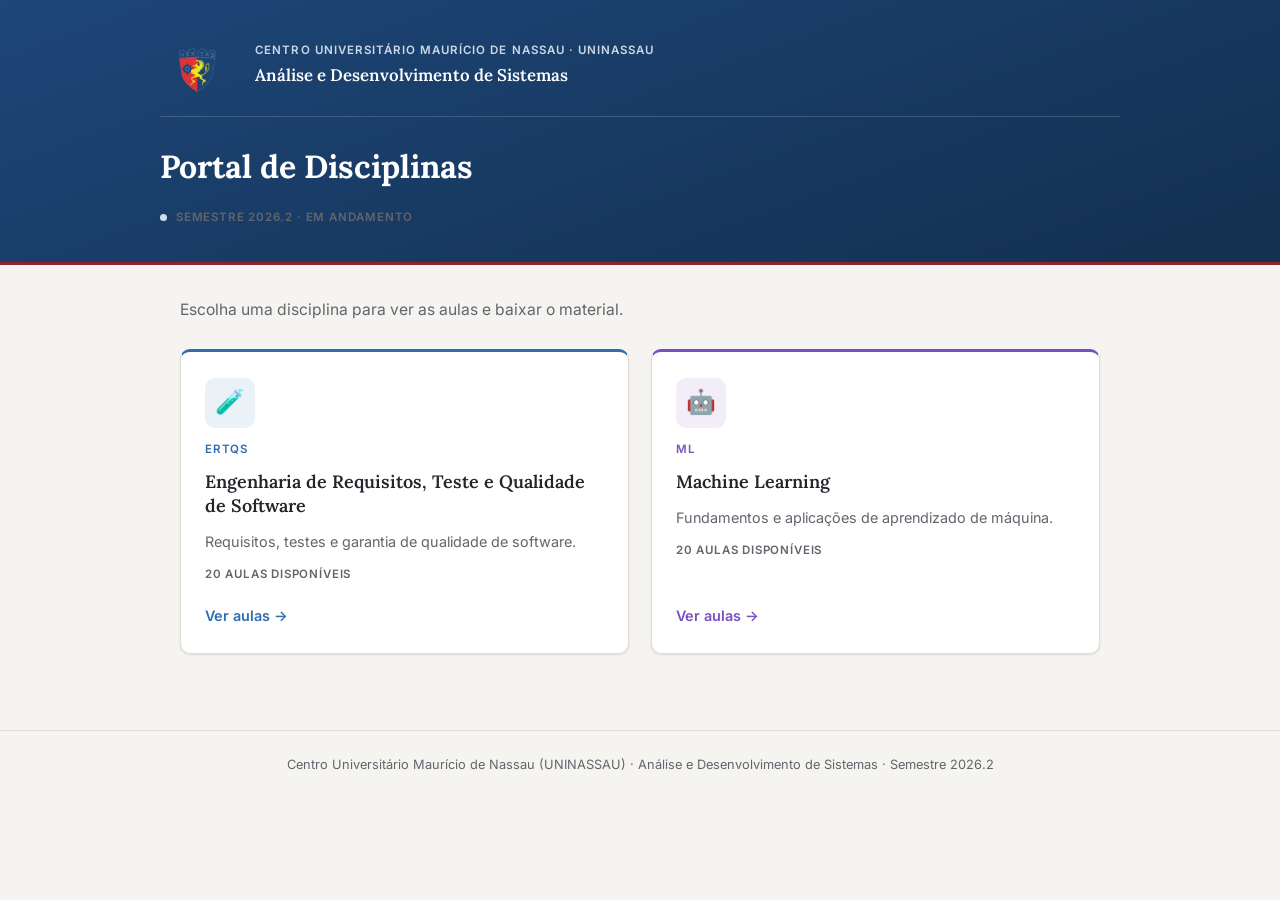
<file: index.html>
<!DOCTYPE html>
<html lang="pt-BR">
<head>
  <meta charset="UTF-8" />
  <meta name="viewport" content="width=device-width, initial-scale=1.0" />
  <meta name="theme-color" content="#142943" />
  <link rel="icon" type="image/svg+xml" href="favicon.svg" />
  <title>Portal de Disciplinas</title>
  <link rel="stylesheet" href="style.css" />
</head>
<body>
  <header class="site-header">
    <div class="inner">
      <div class="institution-row">
        <img class="institution-logo" id="institution-logo" src="" alt="" />
        <div class="institution-text">
          <p class="institution-name" id="institution-nome"></p>
          <p class="course-name" id="institution-curso"></p>
        </div>
      </div>
      <h1>Portal de Disciplinas</h1>
      <div class="status-row">
        <span class="status-dot" aria-hidden="true"></span>
        <span class="mono-tag" id="status-semestre"></span>
      </div>
    </div>
  </header>

  <main>
    <p class="section-lead">Escolha uma disciplina para ver as aulas e baixar o material.</p>
    <div class="cards" id="cards"></div>
  </main>

  <footer id="footer"></footer>

  <script src="data.js"></script>
  <script>
    document.getElementById("institution-logo").src = INSTITUICAO.logo;
    document.getElementById("institution-logo").alt = INSTITUICAO.sigla;
    document.getElementById("institution-nome").textContent = `${INSTITUICAO.nome} · ${INSTITUICAO.sigla}`;
    document.getElementById("institution-curso").textContent = INSTITUICAO.curso;
    document.getElementById("status-semestre").textContent = "Semestre 2026.2 · Em andamento";
    document.getElementById("footer").textContent = `${INSTITUICAO.nome} (${INSTITUICAO.sigla}) · ${INSTITUICAO.curso} · Semestre 2026.2`;

    const container = document.getElementById("cards");

    Object.keys(DISCIPLINAS).forEach((chave) => {
      const disciplina = DISCIPLINAS[chave];
      const qtdAulas = disciplina.aulas.length;
      const cor = disciplina.cor || "#2f6fb0";

      const card = document.createElement("a");
      card.className = "card";
      card.href = `disciplina.html?curso=${chave}`;
      card.style.setProperty("--card-color", cor);

      card.innerHTML = `
        <span class="icon-badge">${disciplina.icone || "📘"}</span>
        <span class="sigla mono-tag">${disciplina.sigla}</span>
        <h2>${disciplina.nome}</h2>
        ${disciplina.descricao ? `<p class="descricao">${disciplina.descricao}</p>` : ""}
        <p class="meta mono-tag">${String(qtdAulas).padStart(2, "0")} ${qtdAulas === 1 ? "AULA DISPONÍVEL" : "AULAS DISPONÍVEIS"}</p>
        <span class="cta">Ver aulas →</span>
      `;

      container.appendChild(card);
    });
  </script>
</body>
</html>
</file>
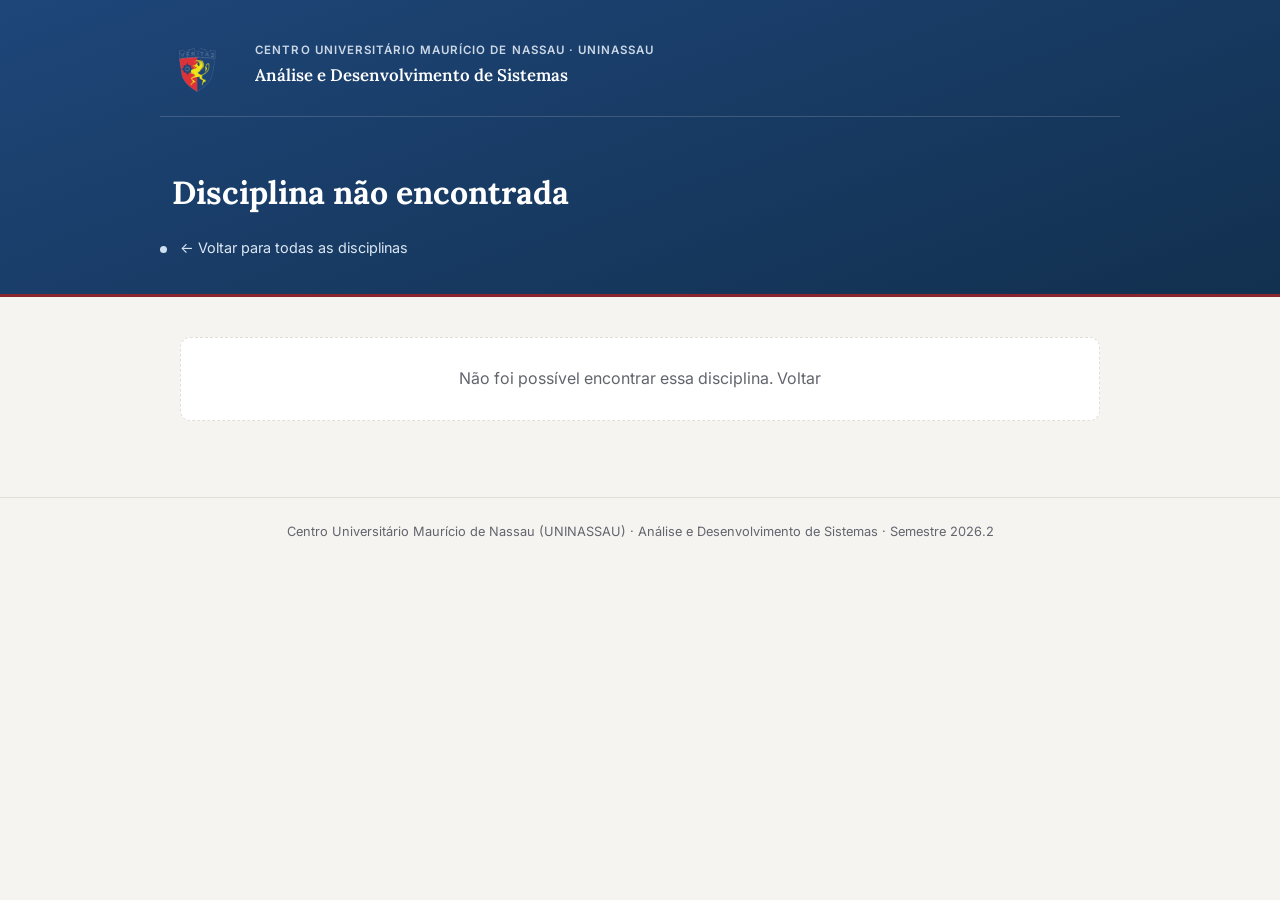
<file: disciplina.html>
<!DOCTYPE html>
<html lang="pt-BR">
<head>
  <meta charset="UTF-8" />
  <meta name="viewport" content="width=device-width, initial-scale=1.0" />
  <meta name="theme-color" content="#142943" />
  <link rel="icon" type="image/svg+xml" href="favicon.svg" />
  <title>Disciplina</title>
  <link rel="stylesheet" href="style.css" />
</head>
<body>
  <header class="site-header">
    <div class="inner">
      <div class="institution-row">
        <img class="institution-logo" id="institution-logo" src="" alt="" />
        <div class="institution-text">
          <p class="institution-name" id="institution-nome"></p>
          <p class="course-name" id="institution-curso"></p>
        </div>
      </div>
      <p class="brand mono-tag" id="sigla"></p>
      <h1 id="nome"><span class="header-icon" id="icone"></span><span id="nome-texto"></span></h1>
      <div class="status-row">
        <span class="status-dot" aria-hidden="true"></span>
        <span class="mono-tag" id="semestre"></span>
      </div>
      <a class="back-link" href="index.html">← Voltar para todas as disciplinas</a>
    </div>
  </header>

  <main>
    <div id="conteudo"></div>
  </main>

  <footer id="footer"></footer>

  <script src="data.js"></script>
  <script>
    function formatarData(iso) {
      const [ano, mes, dia] = iso.split("-");
      return `${dia}/${mes}/${ano}`;
    }

    function ehRecente(iso) {
      const dataAula = new Date(iso + "T00:00:00");
      const diffDias = (Date.now() - dataAula.getTime()) / 86400000;
      return diffDias >= 0 && diffDias <= 7;
    }

    document.getElementById("institution-logo").src = INSTITUICAO.logo;
    document.getElementById("institution-logo").alt = INSTITUICAO.sigla;
    document.getElementById("institution-nome").textContent = `${INSTITUICAO.nome} · ${INSTITUICAO.sigla}`;
    document.getElementById("institution-curso").textContent = INSTITUICAO.curso;
    document.getElementById("footer").textContent = `${INSTITUICAO.nome} (${INSTITUICAO.sigla}) · ${INSTITUICAO.curso} · Semestre 2026.2`;

    const params = new URLSearchParams(window.location.search);
    const chave = params.get("curso");
    const disciplina = DISCIPLINAS[chave];
    const conteudo = document.getElementById("conteudo");

    if (!disciplina) {
      document.getElementById("nome-texto").textContent = "Disciplina não encontrada";
      conteudo.innerHTML = `<div class="empty-state">Não foi possível encontrar essa disciplina. <a href="index.html">Voltar</a></div>`;
    } else {
      const cor = disciplina.cor || "#2f6fb0";
      document.documentElement.style.setProperty("--card-color", cor);
      document.title = disciplina.nome;
      document.getElementById("sigla").textContent = disciplina.sigla;
      document.getElementById("icone").textContent = disciplina.icone || "📘";
      document.getElementById("nome-texto").textContent = disciplina.nome;
      document.getElementById("semestre").textContent = `Semestre ${disciplina.semestre} · Em andamento`;

      if (disciplina.ementa) {
        const ementa = disciplina.ementa;

        const cargaChips = Object.entries(ementa.cargaHoraria || {})
          .map(([rotulo, valor]) => `<span class="mono-tag">${rotulo.toUpperCase()}: ${valor}</span>`)
          .join("");

        const competenciasHtml = (ementa.competencias || [])
          .map((c) => `<li>${c}</li>`)
          .join("");

        const unidadesHtml = (ementa.unidades || [])
          .map(
            (u) => `
              <div class="unidade-card">
                <h4>${u.titulo}</h4>
                <ul>${u.topicos.map((t) => `<li>${t}</li>`).join("")}</ul>
              </div>
            `
          )
          .join("");

        const box = document.createElement("details");
        box.className = "ementa-box";
        box.innerHTML = `
          <summary>📄 Ementa e conteúdo programático</summary>
          <div class="ementa-content">
            <div class="ementa-meta">
              ${ementa.codigo ? `<span class="mono-tag">CÓDIGO: ${ementa.codigo}</span>` : ""}
              ${ementa.periodo ? `<span class="mono-tag">${ementa.periodo.toUpperCase()}</span>` : ""}
            </div>
            ${cargaChips ? `<div class="carga-grid">${cargaChips}</div>` : ""}
            ${ementa.texto ? `<p class="ementa-texto">${ementa.texto}</p>` : ""}
            ${competenciasHtml ? `<h3>Competências específicas</h3><ul class="competencias-list">${competenciasHtml}</ul>` : ""}
            ${unidadesHtml ? `<h3>Conteúdo programático</h3><div class="unidades-grid">${unidadesHtml}</div>` : ""}
          </div>
        `;
        conteudo.appendChild(box);
      }

      const aulasOrdenadas = [...disciplina.aulas].sort((a, b) => a.numero - b.numero);

      if (aulasOrdenadas.length === 0) {
        conteudo.innerHTML = `<div class="empty-state">Nenhuma aula publicada ainda.</div>`;
      } else {
        const progresso = document.createElement("div");
        progresso.className = "progress-bar-wrap";
        progresso.innerHTML = `<div class="progress-bar-fill" style="width:100%"></div>`;
        conteudo.appendChild(progresso);

        const lead = document.createElement("p");
        lead.className = "section-lead";
        lead.textContent = `${aulasOrdenadas.length} ${aulasOrdenadas.length === 1 ? "aula publicada" : "aulas publicadas"}`;
        conteudo.appendChild(lead);

        const lista = document.createElement("div");
        lista.className = "aulas-list";

        aulasOrdenadas.forEach((aula, indice) => {
          const item = document.createElement("div");
          item.className = "aula-item";
          item.style.animationDelay = `${Math.min(indice * 0.06, 0.6)}s`;
          item.innerHTML = `
            <div class="aula-info">
              <span class="aula-numero mono-tag">Aula ${String(aula.numero).padStart(2, "0")}</span>
              <div class="aula-text">
                <span class="aula-titulo">${aula.titulo}</span>
                <span class="aula-data">
                  ${formatarData(aula.data)}
                  ${ehRecente(aula.data) ? '<span class="badge-novo">Novo</span>' : ""}
                </span>
              </div>
            </div>
            <a class="btn-download" href="${aula.link}" target="_blank" rel="noopener noreferrer">⬇ Baixar material</a>
          `;
          lista.appendChild(item);
        });

        conteudo.appendChild(lista);
      }
    }
  </script>
</body>
</html>
</file>
<file: style.css>
@import url("https://fonts.googleapis.com/css2?family=Inter:wght@400;500;600;700&family=Lora:wght@500;600;700&display=swap");

:root {
  --bg: #f5f4f1;
  --surface: #ffffff;
  --border: #e1ded6;
  --text: #23252b;
  --text-muted: #63656d;
  --primary: #1e4679;
  --primary-dark: #12304f;
  --accent: #8a2530;
  --radius: 10px;
  --shadow: 0 1px 2px rgba(30, 24, 16, 0.06), 0 1px 3px rgba(30, 24, 16, 0.05);
  --shadow-hover: 0 10px 22px rgba(30, 24, 16, 0.12);
}

* {
  box-sizing: border-box;
}

body {
  margin: 0;
  font-family: "Inter", "Segoe UI", Roboto, Helvetica, Arial, sans-serif;
  background: var(--bg);
  color: var(--text);
  line-height: 1.6;
  position: relative;
}

h1, h2, .course-name {
  font-family: "Lora", Georgia, serif;
}

a {
  color: inherit;
  text-decoration: none;
}

/* ---------- Utility: label tag ---------- */

.mono-tag {
  font-family: "Inter", sans-serif;
  font-size: 0.72rem;
  letter-spacing: 0.07em;
  font-weight: 600;
  text-transform: uppercase;
  color: var(--text-muted);
}

/* ---------- Header ---------- */

.site-header {
  background: linear-gradient(160deg, var(--primary) 0%, var(--primary-dark) 100%);
  color: #fff;
  padding: 36px 20px 34px;
  position: relative;
  border-bottom: 3px solid var(--accent);
}

.site-header .inner {
  max-width: 960px;
  margin: 0 auto;
  position: relative;
}

.institution-row {
  display: flex;
  align-items: center;
  gap: 18px;
  margin-bottom: 24px;
  padding-bottom: 22px;
  border-bottom: 1px solid rgba(255, 255, 255, 0.16);
}

.institution-logo {
  height: 58px;
  width: auto;
  flex-shrink: 0;
  opacity: 0.94;
}

.institution-text {
  display: flex;
  flex-direction: column;
  gap: 3px;
  min-width: 0;
}

.institution-name {
  margin: 0;
  font-size: 0.72rem;
  letter-spacing: 0.09em;
  text-transform: uppercase;
  font-weight: 600;
  color: #cdd8e6;
}

.course-name {
  margin: 0;
  font-size: 1.05rem;
  font-weight: 600;
  color: #fff;
}

.site-header .brand {
  display: inline-flex;
  align-items: center;
  gap: 8px;
  color: #cdd8e6;
  margin: 0 0 10px;
}

.site-header h1 {
  margin: 0;
  font-size: clamp(1.5rem, 3.6vw, 2rem);
  font-weight: 700;
  display: flex;
  align-items: center;
  gap: 12px;
}

.header-icon {
  font-size: 1.15em;
}

.status-row {
  display: inline-flex;
  align-items: center;
  gap: 9px;
  margin-top: 16px;
  color: #cfe0f0;
}

.status-dot {
  width: 7px;
  height: 7px;
  border-radius: 50%;
  background: #cfe0f0;
  flex-shrink: 0;
}

.back-link {
  display: inline-flex;
  align-items: center;
  gap: 6px;
  margin-top: 18px;
  font-size: 0.9rem;
  color: #dce7f3;
  transition: transform 0.15s ease, color 0.15s ease;
}

.back-link:hover {
  color: #fff;
  transform: translateX(-3px);
}

/* ---------- Layout ---------- */

main {
  max-width: 960px;
  margin: 0 auto;
  padding: 40px 20px 64px;
  position: relative;
}

.section-lead {
  color: var(--text-muted);
  margin: -8px 0 26px;
  font-size: 0.98rem;
}

/* ---------- Cards (home) ---------- */

.cards {
  display: grid;
  grid-template-columns: repeat(2, 1fr);
  gap: 22px;
}

@media (max-width: 640px) {
  .cards {
    grid-template-columns: 1fr;
  }
}

.card {
  background: var(--surface);
  border: 1px solid var(--border);
  border-radius: var(--radius);
  box-shadow: var(--shadow);
  padding: 26px 24px;
  display: flex;
  flex-direction: column;
  gap: 12px;
  position: relative;
  border-top: 3px solid var(--card-color, var(--accent));
  transition: transform 0.18s ease, box-shadow 0.18s ease;
  opacity: 0;
  animation: rise 0.5s ease forwards;
}

.card:nth-of-type(1) { animation-delay: 0.02s; }
.card:nth-of-type(2) { animation-delay: 0.12s; }
.card:nth-of-type(3) { animation-delay: 0.22s; }
.card:nth-of-type(4) { animation-delay: 0.32s; }

.card:hover {
  transform: translateY(-3px);
  box-shadow: var(--shadow-hover);
}

.card .icon-badge {
  width: 50px;
  height: 50px;
  border-radius: 10px;
  display: flex;
  align-items: center;
  justify-content: center;
  font-size: 1.5rem;
  background: color-mix(in srgb, var(--card-color, var(--accent)) 10%, #fff);
}

.card .sigla {
  display: inline-block;
  color: var(--card-color, var(--primary));
}

.card h2 {
  margin: 0;
  font-size: 1.12rem;
  font-weight: 600;
  color: var(--text);
  line-height: 1.35;
}

.card .descricao {
  color: var(--text-muted);
  font-size: 0.9rem;
  margin: 0;
}

.card .meta {
  color: var(--text-muted);
  margin: 0;
}

.card .cta {
  margin-top: auto;
  padding-top: 8px;
  color: var(--card-color, var(--accent));
  font-weight: 600;
  font-size: 0.9rem;
  display: inline-flex;
  align-items: center;
  gap: 6px;
  transition: gap 0.15s ease;
}

.card:hover .cta {
  gap: 10px;
}

/* ---------- Ementa ---------- */

.ementa-box {
  background: var(--surface);
  border: 1px solid var(--border);
  border-left: 3px solid var(--card-color, var(--accent));
  border-radius: var(--radius);
  box-shadow: var(--shadow);
  margin-bottom: 26px;
  overflow: hidden;
}

.ementa-box summary {
  cursor: pointer;
  list-style: none;
  padding: 18px 22px;
  font-weight: 600;
  font-size: 1rem;
  display: flex;
  align-items: center;
  justify-content: space-between;
  gap: 12px;
  user-select: none;
}

.ementa-box summary::-webkit-details-marker {
  display: none;
}

.ementa-box summary::after {
  content: "▾";
  color: var(--card-color, var(--accent));
  font-size: 0.9rem;
  transition: transform 0.2s ease;
  flex-shrink: 0;
}

.ementa-box[open] summary::after {
  transform: rotate(180deg);
}

.ementa-box summary:hover {
  background: color-mix(in srgb, var(--card-color, var(--accent)) 5%, transparent);
}

.ementa-content {
  padding: 4px 22px 24px;
  border-top: 1px solid var(--border);
  animation: rise 0.35s ease forwards;
}

.ementa-meta {
  display: flex;
  flex-wrap: wrap;
  gap: 10px 16px;
  margin-top: 16px;
}

.carga-grid {
  display: flex;
  flex-wrap: wrap;
  gap: 8px;
  margin-top: 12px;
}

.carga-grid .mono-tag {
  background: color-mix(in srgb, var(--card-color, var(--accent)) 8%, #fff);
  color: var(--card-color, var(--primary));
  padding: 4px 10px;
  border-radius: 6px;
}

.ementa-texto {
  color: var(--text-muted);
  font-size: 0.95rem;
  margin: 18px 0 0;
}

.ementa-content h3 {
  font-size: 0.95rem;
  margin: 22px 0 10px;
  color: var(--text);
}

.competencias-list {
  margin: 0;
  padding-left: 20px;
  display: flex;
  flex-direction: column;
  gap: 10px;
  color: var(--text-muted);
  font-size: 0.9rem;
}

.competencias-list li::marker {
  color: var(--card-color, var(--accent));
}

.unidades-grid {
  display: grid;
  grid-template-columns: repeat(2, 1fr);
  gap: 14px;
}

@media (max-width: 640px) {
  .unidades-grid {
    grid-template-columns: 1fr;
  }
}

.unidade-card {
  background: color-mix(in srgb, var(--card-color, var(--accent)) 4%, var(--bg));
  border: 1px solid var(--border);
  border-radius: 8px;
  padding: 14px 16px;
}

.unidade-card h4 {
  margin: 0 0 8px;
  font-size: 0.85rem;
  color: var(--card-color, var(--primary));
}

.unidade-card ul {
  margin: 0;
  padding-left: 18px;
  display: flex;
  flex-direction: column;
  gap: 6px;
  font-size: 0.88rem;
  color: var(--text-muted);
}

/* ---------- Aulas list ---------- */

.progress-bar-wrap {
  background: var(--surface);
  border: 1px solid var(--border);
  border-radius: 999px;
  height: 8px;
  overflow: hidden;
  margin: 6px 0 26px;
  position: relative;
}

.progress-bar-fill {
  height: 100%;
  border-radius: 999px;
  background: linear-gradient(90deg, var(--card-color, var(--accent)), var(--primary));
  transition: width 0.4s ease;
  position: relative;
  overflow: hidden;
}

.progress-bar-fill::after {
  content: "";
  position: absolute;
  inset: 0;
  background: linear-gradient(90deg, transparent, rgba(255, 255, 255, 0.4), transparent);
  width: 40%;
  animation: shimmer 2.4s ease-in-out infinite;
}

.aulas-list {
  display: flex;
  flex-direction: column;
  gap: 14px;
}

.aula-item {
  background: var(--surface);
  border: 1px solid var(--border);
  border-left: 3px solid var(--card-color, var(--accent));
  border-radius: var(--radius);
  box-shadow: var(--shadow);
  padding: 18px 22px;
  display: flex;
  align-items: flex-start;
  justify-content: space-between;
  gap: 16px;
  flex-wrap: wrap;
  opacity: 0;
  animation: rise 0.45s ease forwards;
  transition: box-shadow 0.15s ease, transform 0.15s ease;
}

.aula-item:hover {
  box-shadow: var(--shadow-hover);
  transform: translateY(-2px);
}

.aula-info {
  display: flex;
  align-items: flex-start;
  gap: 14px;
  flex: 1 1 260px;
  min-width: 0;
}

.aula-numero {
  display: inline-flex;
  align-items: center;
  justify-content: center;
  min-width: 34px;
  height: 34px;
  padding: 0 8px;
  border-radius: 8px;
  background: color-mix(in srgb, var(--card-color, var(--accent)) 12%, #fff);
  color: var(--card-color, var(--primary));
  font-weight: 700;
  font-size: 0.75rem;
  white-space: nowrap;
  flex-shrink: 0;
}

.aula-text {
  display: flex;
  flex-direction: column;
  gap: 3px;
  min-width: 0;
}

.aula-titulo {
  font-weight: 600;
  font-size: 1rem;
  overflow-wrap: break-word;
  word-break: break-word;
}

.aula-data {
  color: var(--text-muted);
  font-size: 0.83rem;
  white-space: nowrap;
  display: inline-flex;
  align-items: center;
  gap: 6px;
}

.badge-novo {
  background: #e8f0e9;
  color: #386641;
  font-size: 0.68rem;
  font-weight: 700;
  letter-spacing: 0.03em;
  text-transform: uppercase;
  padding: 2px 8px;
  border-radius: 999px;
}

.btn-download {
  background: var(--card-color, var(--accent));
  color: #fff;
  padding: 10px 18px;
  border-radius: 8px;
  font-size: 0.88rem;
  font-weight: 600;
  white-space: nowrap;
  display: inline-flex;
  align-items: center;
  gap: 8px;
  flex-shrink: 0;
  transition: filter 0.15s ease, transform 0.15s ease, box-shadow 0.15s ease;
}

.btn-download:hover {
  filter: brightness(0.92);
  transform: translateY(-1px);
  box-shadow: var(--shadow-hover);
}

.empty-state {
  color: var(--text-muted);
  background: var(--surface);
  border: 1px dashed var(--border);
  border-radius: var(--radius);
  padding: 28px;
  text-align: center;
}

footer {
  text-align: center;
  color: var(--text-muted);
  font-size: 0.8rem;
  padding: 24px;
  border-top: 1px solid var(--border);
  margin-top: 12px;
}

/* ---------- Animations ---------- */

@keyframes rise {
  from {
    opacity: 0;
    transform: translateY(10px);
  }
  to {
    opacity: 1;
    transform: translateY(0);
  }
}

@keyframes shimmer {
  0% {
    transform: translateX(-120%);
  }
  100% {
    transform: translateX(280%);
  }
}
</file>
